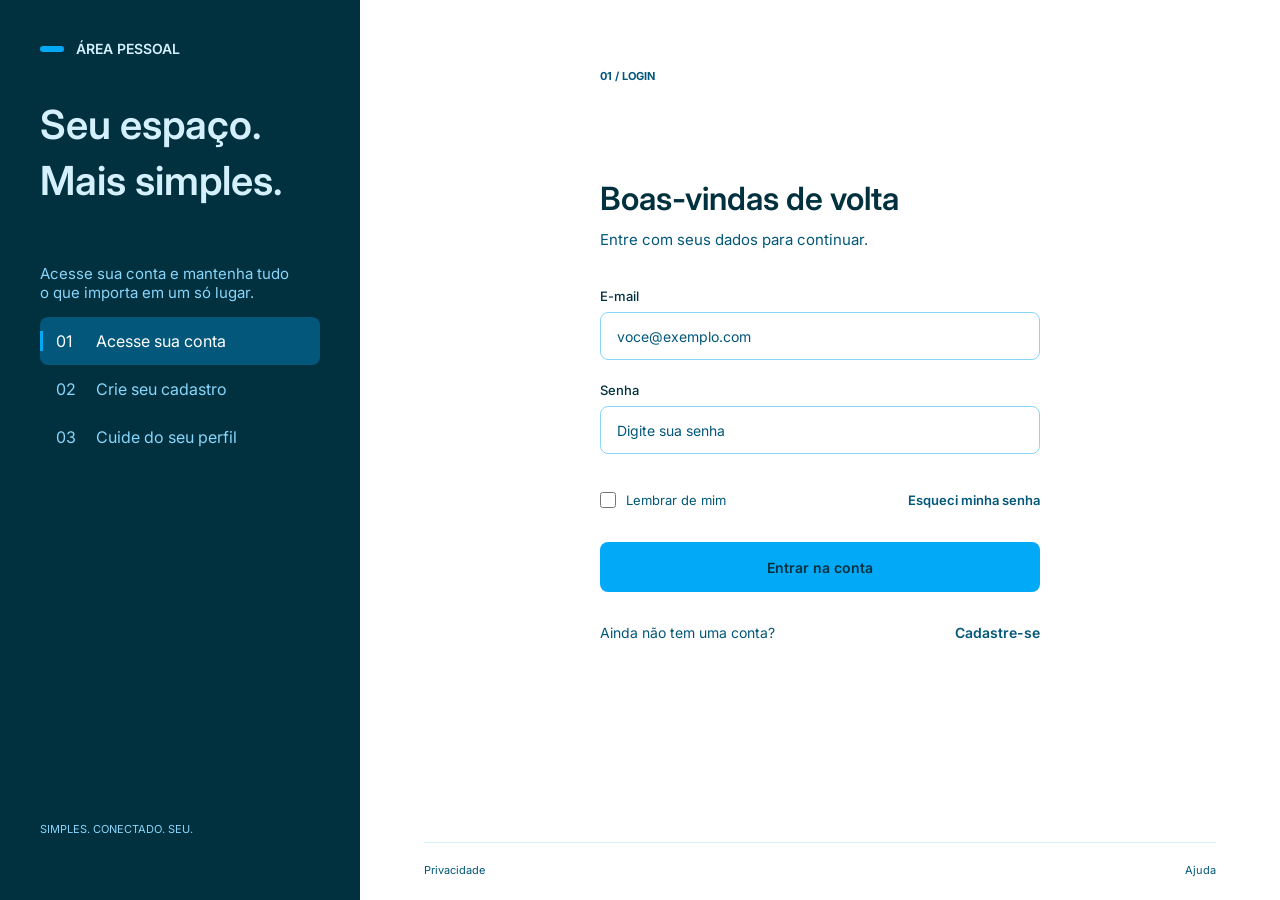
<file: index.html>
<!doctype html>
<!--
descricao: Situacao de Aprendizagem 2.
nome_arquivo: index.html
nome_exercicio: SA2 - Tela de Login
nome_aluno: Renan Croffi
email_aluno: renan.croffi@aluno.cps.sp.gov.br
turma: WEBI-ISW028-A
-->
<html lang="pt-br">
  <head>
    <meta charset="UTF-8" />
    <meta name="viewport" content="width=device-width, initial-scale=1.0" />
    <title>Login - NovaWeb</title>
    <link rel="stylesheet" href="./assets/css/styles.css" />
    <link rel="preconnect" href="https://fonts.googleapis.com" />
    <link rel="preconnect" href="https://fonts.gstatic.com" crossorigin />
    <link
      href="https://fonts.googleapis.com/css2?family=Inter:wght@400;500;600;700&display=swap"
      rel="stylesheet"
    />
    <script src="./assets/js/login.js"></script>
  </head>

  <body>
    <div class="pagina">
      <aside class="sidebar">
        <span class="area"
          ><span class="barrinha-marca"></span>Área Pessoal</span
        >
        <p class="slogan">
          Seu espaço.<br />
          Mais simples.
        </p>
        <p class="subtexto">
          Acesse sua conta e mantenha tudo<br />
          o que importa em um só lugar.
        </p>
        <ol class="passos">
          <li>
            <a href="index.html" aria-current="page"
              ><span class="barrinha"></span><span class="num">01</span>Acesse
              sua conta</a
            >
          </li>
          <li>
            <a href="#"
              ><span class="barrinha"></span><span class="num">02</span>Crie seu
              cadastro</a
            >
          </li>
          <li>
            <a href="#"
              ><span class="barrinha"></span><span class="num">03</span>Cuide do
              seu perfil</a
            >
          </li>
        </ol>
        <p class="fimpagina">SIMPLES. CONECTADO. SEU.</p>
      </aside>
      <main class="mainindex">
        <header class="textos">
          <span class="titulo">01 / LOGIN</span>
          <h1 class="boas-vindas">Boas-vindas de volta</h1>
          <p class="sub-boas-vindas">Entre com seus dados para continuar.</p>
        </header>
        <form
          class="login"
          name="login"
          action="perfil.html"
          method="get"
          onsubmit="return validarLogin();"
        >
          <label for="email">E-mail</label>
          <input
            type="email"
            name="email"
            id="email"
            placeholder="voce@exemplo.com"
            required
          />
          <label for="senha">Senha</label>
          <input
            type="password"
            name="senha"
            id="senha"
            placeholder="Digite sua senha"
            required
          />
          <div class="opcoes">
            <label>
              <input type="checkbox" name="lembrar" id="lembrar" />
              Lembrar de mim
            </label>
            <a href="#">Esqueci minha senha</a>
          </div>
          <button type="submit">Entrar na conta</button>
          <div class="chamada-cadastro">
            <p>Ainda não tem uma conta?</p>
            <a href="#">Cadastre-se</a>
          </div>
        </form>
        <footer class="rodape">
          <a href="#">Privacidade</a>
          <a href="#">Ajuda</a>
        </footer>
      </main>
    </div>
  </body>
</html>
</file>
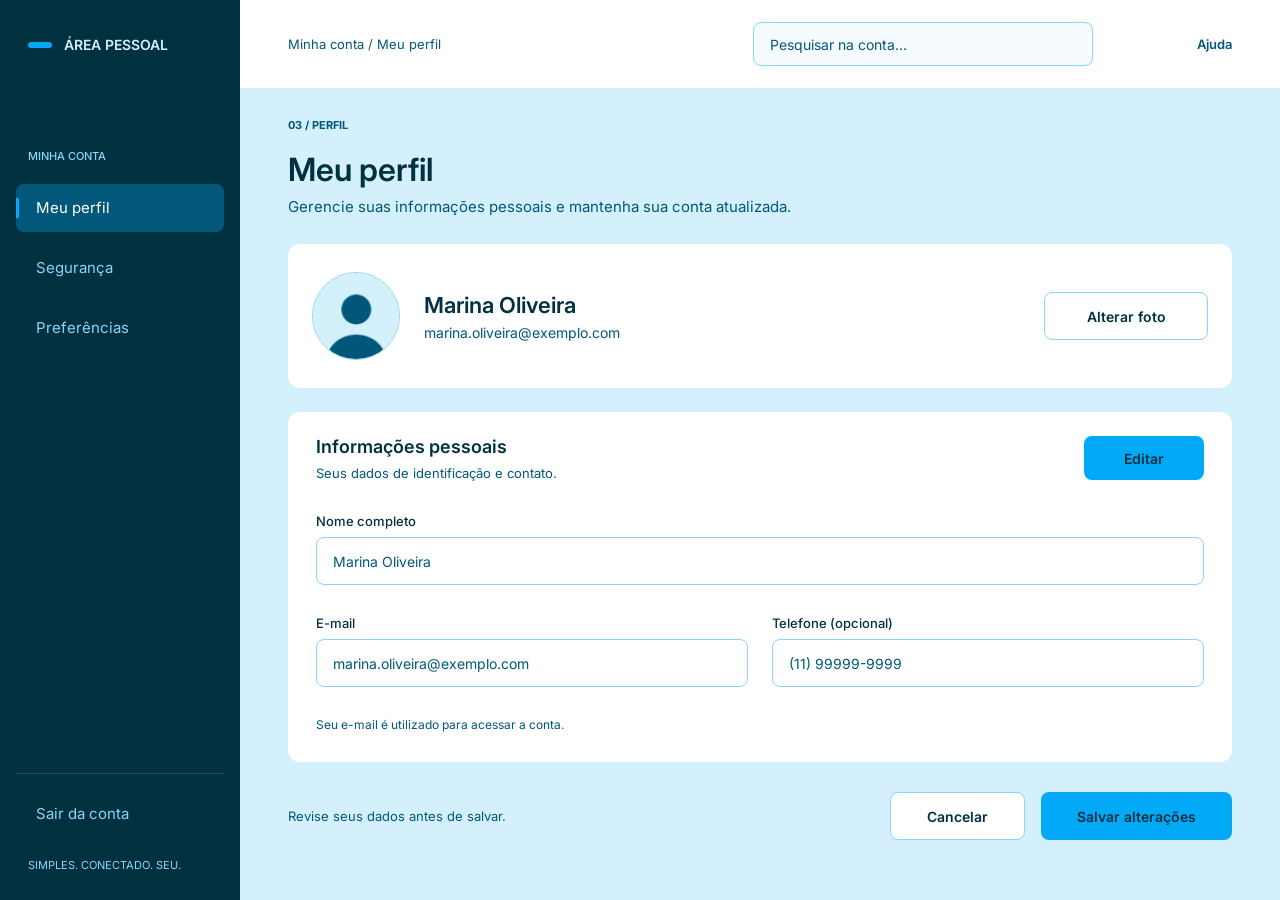
<file: perfil.html>
<!doctype html>
<!--
descricao: Situacao de Aprendizagem 2.
nome_arquivo: perfil.html
nome_exercicio: SA2 - Tela de Perfil
nome_aluno: Renan Croffi
email_aluno: renan.croffi@aluno.cps.sp.gov.br
turma: WEBI-ISW028-A
-->
<html lang="pt-br">
  <head>
    <meta charset="UTF-8" />
    <meta name="viewport" content="width=device-width, initial-scale=1.0" />
    <title>Perfil - NovaWeb</title>
    <link rel="stylesheet" href="./assets/css/styles.css" />
    <link rel="preconnect" href="https://fonts.googleapis.com" />
    <link rel="preconnect" href="https://fonts.gstatic.com" crossorigin />
    <link
      href="https://fonts.googleapis.com/css2?family=Inter:wght@400;500;600;700&display=swap"
      rel="stylesheet"
    />
    <script src="./assets/js/perfil.js"></script>
  </head>
  <body>
    <div class="pagina">
      <aside class="sidebar sidebar-perfil">
        <span class="area"
          ><span class="barrinha-marca"></span>Área Pessoal</span
        >
        <p class="rotulo-menu">Minha conta</p>
        <nav>
          <ul class="passos menu-perfil">
            <li>
              <a href="perfil.html" aria-current="page"
                ><span class="barrinha"></span>Meu perfil</a
              >
            </li>
            <li>
              <a href="#"><span class="barrinha"></span>Segurança</a>
            </li>
            <li>
              <a href="#"><span class="barrinha"></span>Preferências</a>
            </li>
          </ul>
        </nav>
        <div class="passos sair">
          <a href="index.html"><span class="barrinha"></span>Sair da conta</a>
        </div>
        <p class="fimpagina">SIMPLES. CONECTADO. SEU.</p>
      </aside>
      <div class="coluna">
        <header class="topbar">
          <p class="trilha">Minha conta / Meu perfil</p>
          <div class="topbar-direita">
            <input
              class="busca"
              type="search"
              id="busca"
              placeholder="Pesquisar na conta..."
              aria-label="Pesquisar"
            />
            <a href="#">Ajuda</a>
          </div>
        </header>
        <main class="conteudo-perfil">
          <span class="titulo">03 / PERFIL</span>
          <h1 class="titulo-pagina">Meu perfil</h1>
          <p class="sub-pagina">
            Gerencie suas informações pessoais e mantenha sua conta atualizada.
          </p>
          <section class="card card-foto">
            <img
              class="avatar"
              id="avatar"
              src="assets/img/avatar.webp"
              alt="Foto de perfil de Marina Oliveira"
              width="88"
              height="88"
            />
            <div>
              <p class="nome-usuario">Marina Oliveira</p>
              <p class="email-usuario">marina.oliveira@exemplo.com</p>
            </div>
            <button
              type="button"
              class="botao botao-claro"
              onclick="escolherFoto()"
            >
              Alterar foto
            </button>
            <input
              type="file"
              id="arquivo-foto"
              accept="image/*"
              onchange="trocarFoto()"
              hidden
            />
          </section>
          <form name="perfil" onsubmit="return salvarPerfil();">
            <section class="card card-campos">
              <div class="card-topo">
                <div>
                  <h2 class="titulo-card">Informações pessoais</h2>
                  <p class="sub-card">Seus dados de identificação e contato.</p>
                </div>
                <button
                  type="button"
                  class="botao botao-destaque"
                  onclick="editarPerfil()"
                >
                  Editar
                </button>
              </div>
              <div class="campo-grupo">
                <label for="nome">Nome completo</label>
                <input
                  class="campo"
                  type="text"
                  id="nome"
                  name="nome"
                  autocomplete="name"
                  value="Marina Oliveira"
                  readonly
                />
              </div>
              <div class="linha-campos">
                <div class="campo-grupo">
                  <label for="email">E-mail</label>
                  <input
                    class="campo"
                    type="email"
                    id="email"
                    name="email"
                    autocomplete="email"
                    value="marina.oliveira@exemplo.com"
                    aria-describedby="nota-email"
                    readonly
                  />
                </div>
                <div class="campo-grupo">
                  <label for="telefone">Telefone (opcional)</label>
                  <input
                    class="campo"
                    type="tel"
                    id="telefone"
                    name="telefone"
                    autocomplete="tel"
                    value="(11) 99999-9999"
                    readonly
                  />
                </div>
              </div>
              <p class="nota" id="nota-email">
                Seu e-mail é utilizado para acessar a conta.
              </p>
            </section>
            <div class="acoes">
              <p class="texto-acoes">Revise seus dados antes de salvar.</p>
              <div class="botoes">
                <button
                  type="button"
                  class="botao botao-claro"
                  onclick="cancelarEdicao()"
                >
                  Cancelar
                </button>
                <button type="submit" class="botao botao-destaque">
                  Salvar alterações
                </button>
              </div>
            </div>
          </form>
        </main>
      </div>
    </div>
  </body>
</html>
</file>
<file: assets/css/styles.css>
/*
descricao: Situacao de Aprendizagem 2.
nome_arquivo: styles.css
nome_exercicio: SA2 - Estilos das telas de Login e Perfil
nome_aluno: Renan Croffi
email_aluno: renan.croffi@aluno.cps.sp.gov.br
turma: WEBI-ISW028-A
*/

:root {
  --fundo_sidebar: #01303f;
  --realce_sidebar: #02577a;
  --destaque: #02a9f7;
  --claro: #d4f0fc;
  --borda: #89d6fb;
  --superficie: #ffffff;
  --busca: #f5fbfe;
  --texto_forte: #01303f;
  --texto_suave: #02577a;
  --fonte: "Inter", sans-serif;
}

* {
  box-sizing: border-box;
  font-family: inherit;
}

body {
  margin: 0;
  font-family: var(--fonte);
  background-color: var(--superficie);
  color: var(--texto_forte);
}

.pagina {
  display: flex;
  flex-direction: row;
}

.sidebar {
  background-color: var(--fundo_sidebar);
  width: 360px;
  min-height: 100vh;
  padding: 40px;
  display: flex;
  flex-direction: column;
}

.mainindex {
  flex: 1;
  display: flex;
  flex-direction: column;
  padding: 64px 64px 23px;
}
.login {
  width: 100%;
  max-width: 440px;

  margin: 0 auto;
}

.textos {
  width: 100%;
  max-width: 440px;
  margin: 0 auto;
}

.rodape {
  margin-top: auto;

  display: flex;
  justify-content: space-between;
  border-top: 1px solid var(--claro);
  padding-top: 20px;
}

.rodape a {
  font-size: 11px;
  color: var(--texto_suave);
  text-decoration: none;
}

.rodape a:hover {
  text-decoration: underline;
}

.slogan {
  color: var(--claro);
  font-size: 40px;
  line-height: 56px;
  font-family: var(--fonte);
  text-align: left;
  font-weight: 600;
}
.subtexto {
  color: var(--borda);
  font-size: 15px;
  font-family: var(--fonte);
  font-weight: 400;
}
.area {
  font-size: 14px;
  text-transform: uppercase;
  text-align: left;
  font-weight: 600;
  font-family: var(--fonte);
  color: var(--claro);
  display: flex;
  align-items: center;
  gap: 12px;
}

.barrinha-marca {
  width: 24px;
  height: 6px;
  border-radius: 3px;
  background-color: var(--destaque);
}

.passos {
  list-style: none;
  padding: 0;
  margin: 0;
}
.passos a {
  display: flex;
  align-items: center;
  border-radius: 8px;
  text-decoration: none;
  color: var(--borda);
  line-height: 48px;
}

.passos a[aria-current="page"] {
  background-color: var(--realce_sidebar);
  color: var(--superficie);
}

.passos .barrinha {
  width: 3px;
  height: 20px;
  margin-right: 13px;
}

.passos a[aria-current="page"] .barrinha {
  background-color: var(--destaque);
}

.passos .num {
  width: 40px;
}

.fimpagina {
  color: var(--borda);
  font-size: 11px;
  font-weight: 400;
  text-align: left;
  margin-top: auto;
  margin-bottom: 24px;
}

.titulo {
  color: var(--texto_suave);
  font-size: 11px;
  font-weight: 700;
  margin-bottom: 8px;
}

.boas-vindas {
  margin-top: 95px;
  color: var(--texto_forte);
  font-size: 32px;
  font-weight: 600;
  margin-bottom: 12px;
}
.sub-boas-vindas {
  margin-top: 8px;
  color: var(--texto_suave);
  font-size: 15px;
  font-weight: 400;
}

.login {
  display: flex;
  flex-direction: column;
  margin-top: 24px;
}

.login label {
  font-size: 13px;
  font-weight: 500;
  color: var(--texto_forte);
  margin-bottom: 8px;
}
.login input {
  width: 100%;
  height: 48px;
  border-radius: 8px;
  border: 1px solid var(--borda);
  padding: 0 16px;
  margin-bottom: 22px;
  font-size: 14px;
  color: var(--texto_suave);
}

.login input::placeholder {
  color: var(--texto_suave);
  opacity: 1;
}

.opcoes {
  display: flex;
  justify-content: space-between;
  align-items: center;
  margin-top: 16px;
}

.opcoes label {
  display: flex;
  align-items: center;
  gap: 10px;
  font-weight: 400;
  color: var(--texto_suave);
  margin-bottom: 0;
}

.opcoes input {
  width: 16px;
  height: 16px;
  padding: 0;
  margin: 0;
}

.opcoes a {
  font-size: 13px;
  font-weight: 600;
  color: var(--texto_suave);
  text-decoration: none;
}

.login button {
  height: 50px;
  margin-top: 34px;
  border: none;
  border-radius: 8px;
  background-color: var(--destaque);
  color: var(--texto_forte);
  font-size: 14px;
  font-weight: 600;
  cursor: pointer;
  transition: background-color 0.2s;
}

.login button:hover {
  background-color: var(--borda);
}

.login input:focus {
  outline: none;
  border-color: var(--destaque);
}

.opcoes a:hover,
.chamada-cadastro a:hover {
  text-decoration: underline;
}

.chamada-cadastro {
  display: flex;
  justify-content: space-between;
  align-items: center;
  margin-top: 32px;
}

.chamada-cadastro p {
  margin: 0;
  font-size: 14px;
  color: var(--texto_suave);
}

.chamada-cadastro a {
  font-size: 14px;
  font-weight: 600;
  color: var(--texto_suave);
  text-decoration: none;
}

.sidebar-perfil {
  width: 240px;
  padding: 36px 16px 4px;
}

.sidebar-perfil .area {
  padding: 0 12px;
}

.sidebar-perfil .fimpagina {
  margin-top: 0;
  padding: 0 12px;
}

.rotulo-menu {
  margin: 96px 0 21px;
  padding: 0 12px;
  font-size: 11px;
  font-weight: 500;
  text-transform: uppercase;
  color: var(--borda);
}

.menu-perfil li {
  margin-bottom: 12px;
}

.menu-perfil a {
  font-size: 15px;
}

.menu-perfil .barrinha {
  margin-right: 17px;
}

.sair {
  margin-top: auto;
  border-top: 1px solid var(--realce_sidebar);
  padding-top: 16px;
  margin-bottom: 20px;
}

.sair a {
  font-size: 15px;
}

.sair .barrinha {
  margin-right: 17px;
}

.coluna {
  flex: 1;
  display: flex;
  flex-direction: column;
}

.topbar {
  height: 88px;
  background-color: var(--superficie);
  padding: 0 48px;
  display: flex;
  justify-content: space-between;
  align-items: center;
}

.trilha {
  margin: 0;
  font-size: 13px;
  color: var(--texto_suave);
}

.topbar-direita {
  display: flex;
  align-items: center;
  gap: 104px;
}

.topbar-direita a {
  font-size: 13px;
  font-weight: 600;
  color: var(--texto_suave);
  text-decoration: none;
}

.topbar-direita a:hover {
  text-decoration: underline;
}

.busca {
  height: 44px;
  width: 340px;
  border: 1px solid var(--borda);
  border-radius: 8px;
  padding: 0 16px;
  font-size: 14px;
  color: var(--texto_suave);
  background-color: var(--busca);
}

.busca::placeholder {
  color: var(--texto_suave);
  opacity: 1;
}

.conteudo-perfil {
  flex: 1;
  background-color: var(--claro);
  padding: 30px 48px 60px;
  display: flex;
  flex-direction: column;
}

.conteudo-perfil .titulo {
  margin-bottom: 18px;
}

.titulo-pagina {
  margin: 0;
  font-size: 32px;
  font-weight: 600;
  color: var(--texto_forte);
}

.sub-pagina {
  margin: 8px 0 28px;
  font-size: 15px;
  color: var(--texto_suave);
}

.card {
  background-color: var(--superficie);
  border-radius: 12px;
  margin-bottom: 24px;
}

.card-foto {
  padding: 28px 24px;
  display: flex;
  align-items: center;
  gap: 24px;
}

.card-foto .botao {
  width: 164px;
  padding: 0;
  margin-left: auto;
}

.avatar {
  width: 88px;
  height: 88px;
  border-radius: 50%;
  border: 1px solid var(--borda);
  background-color: var(--claro);
}

.nome-usuario {
  margin: 0 0 6px;
  font-size: 22px;
  font-weight: 600;
  color: var(--texto_forte);
}

.email-usuario {
  margin: 0;
  font-size: 14px;
  color: var(--texto_suave);
}

.card-campos {
  padding: 24px 28px 30px;
  margin-bottom: 30px;
}

.card-topo {
  display: flex;
  justify-content: space-between;
  align-items: flex-start;
}

.card-topo .botao {
  width: 120px;
  height: 44px;
  padding: 0;
}

.titulo-card {
  margin: 0 0 8px;
  font-size: 18px;
  font-weight: 600;
  color: var(--texto_forte);
}

.sub-card {
  margin: 0 0 32px;
  font-size: 13px;
  color: var(--texto_suave);
}

.campo-grupo {
  display: flex;
  flex-direction: column;
  margin-bottom: 30px;
}

.campo-grupo label {
  font-size: 13px;
  font-weight: 500;
  color: var(--texto_forte);
  margin-bottom: 8px;
}

.linha-campos {
  display: flex;
  gap: 24px;
}

.linha-campos .campo-grupo {
  flex: 1;
}

.campo {
  width: 100%;
  height: 48px;
  border: 1px solid var(--texto_suave);
  border-radius: 8px;
  padding: 0 16px;
  font-size: 14px;
  color: var(--texto_suave);
}

.campo[readonly] {
  border-color: var(--borda);
}

.campo:focus {
  outline: none;
  border-color: var(--destaque);
}

.nota {
  margin: 0;
  font-size: 12px;
  color: var(--texto_suave);
}

.acoes {
  display: flex;
  justify-content: space-between;
  align-items: center;
}

.texto-acoes {
  margin: 0;
  font-size: 13px;
  color: var(--texto_suave);
}

.botoes {
  display: flex;
  gap: 16px;
}

.botao {
  height: 48px;
  padding: 0 36px;
  border-radius: 8px;
  font-size: 14px;
  font-weight: 600;
  cursor: pointer;
  transition: background-color 0.2s;
}

.botao-claro {
  background-color: var(--superficie);
  border: 1px solid var(--borda);
  color: var(--texto_forte);
}

.botao-claro:hover {
  background-color: var(--claro);
}

.botao-destaque {
  background-color: var(--destaque);
  border: none;
  color: var(--texto_forte);
}

.botao-destaque:hover {
  background-color: var(--borda);
}

@media (max-width: 900px) {
  .pagina {
    flex-direction: column;
  }

  .sidebar,
  .sidebar-perfil {
    width: 100%;
    min-height: 0;
  }

  .sidebar .fimpagina,
  .sidebar-perfil .fimpagina {
    margin-top: 24px;
  }

  .sair {
    margin-top: 12px;
  }

  .rotulo-menu {
    margin-top: 32px;
  }
}

@media (max-width: 600px) {
  .mainindex {
    padding: 24px;
  }

  .conteudo-perfil {
    padding: 24px 16px 40px;
  }

  .topbar {
    height: auto;
    padding: 16px;
    flex-wrap: wrap;
    gap: 12px;
  }

  .topbar-direita {
    width: 100%;
    gap: 16px;
  }

  .busca {
    flex: 1;
    width: auto;
  }

  .card-foto {
    flex-wrap: wrap;
  }

  .card-foto .botao {
    margin-left: 0;
  }

  .linha-campos {
    flex-direction: column;
    gap: 0;
  }

  .acoes {
    flex-direction: column;
    align-items: stretch;
    gap: 16px;
  }

  .botoes {
    flex-direction: column;
  }

  .botao {
    width: 100%;
    padding: 0 16px;
  }

  .card-topo .botao {
    width: 120px;
  }
}
</file>
